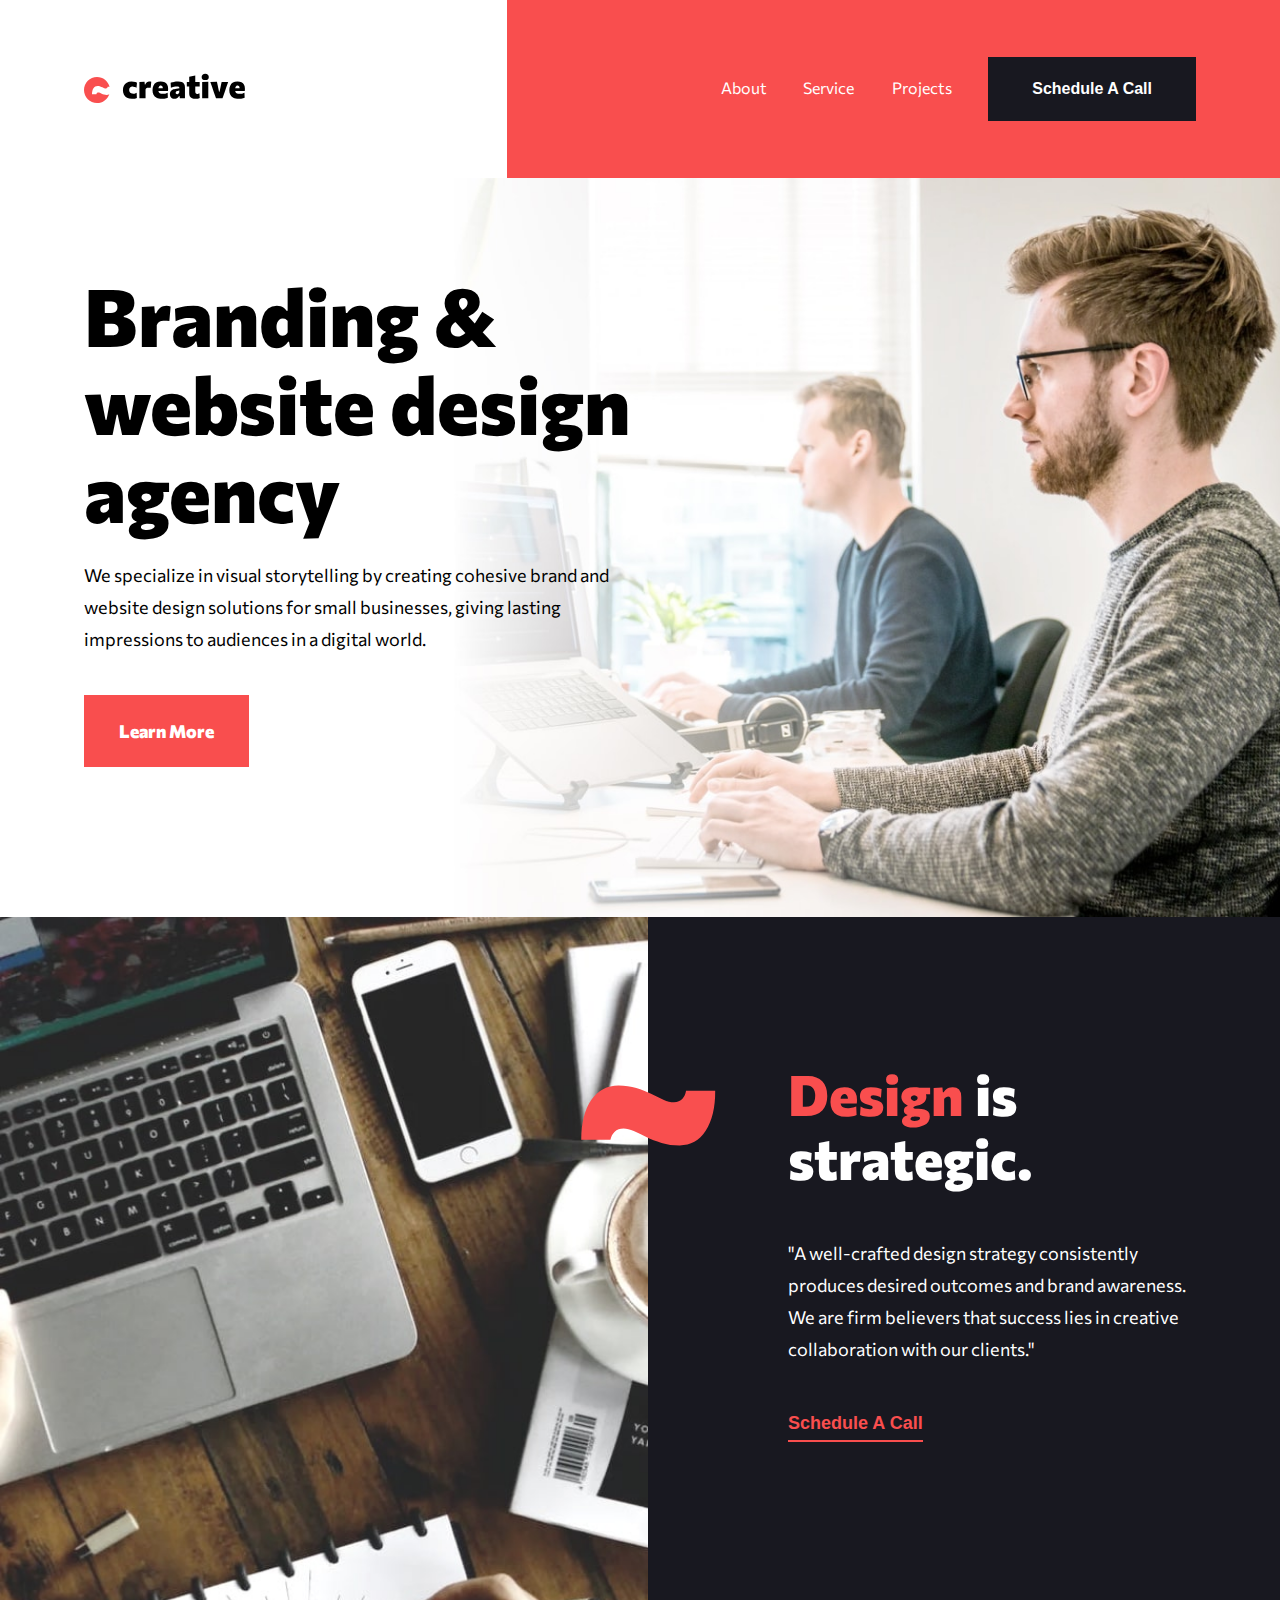
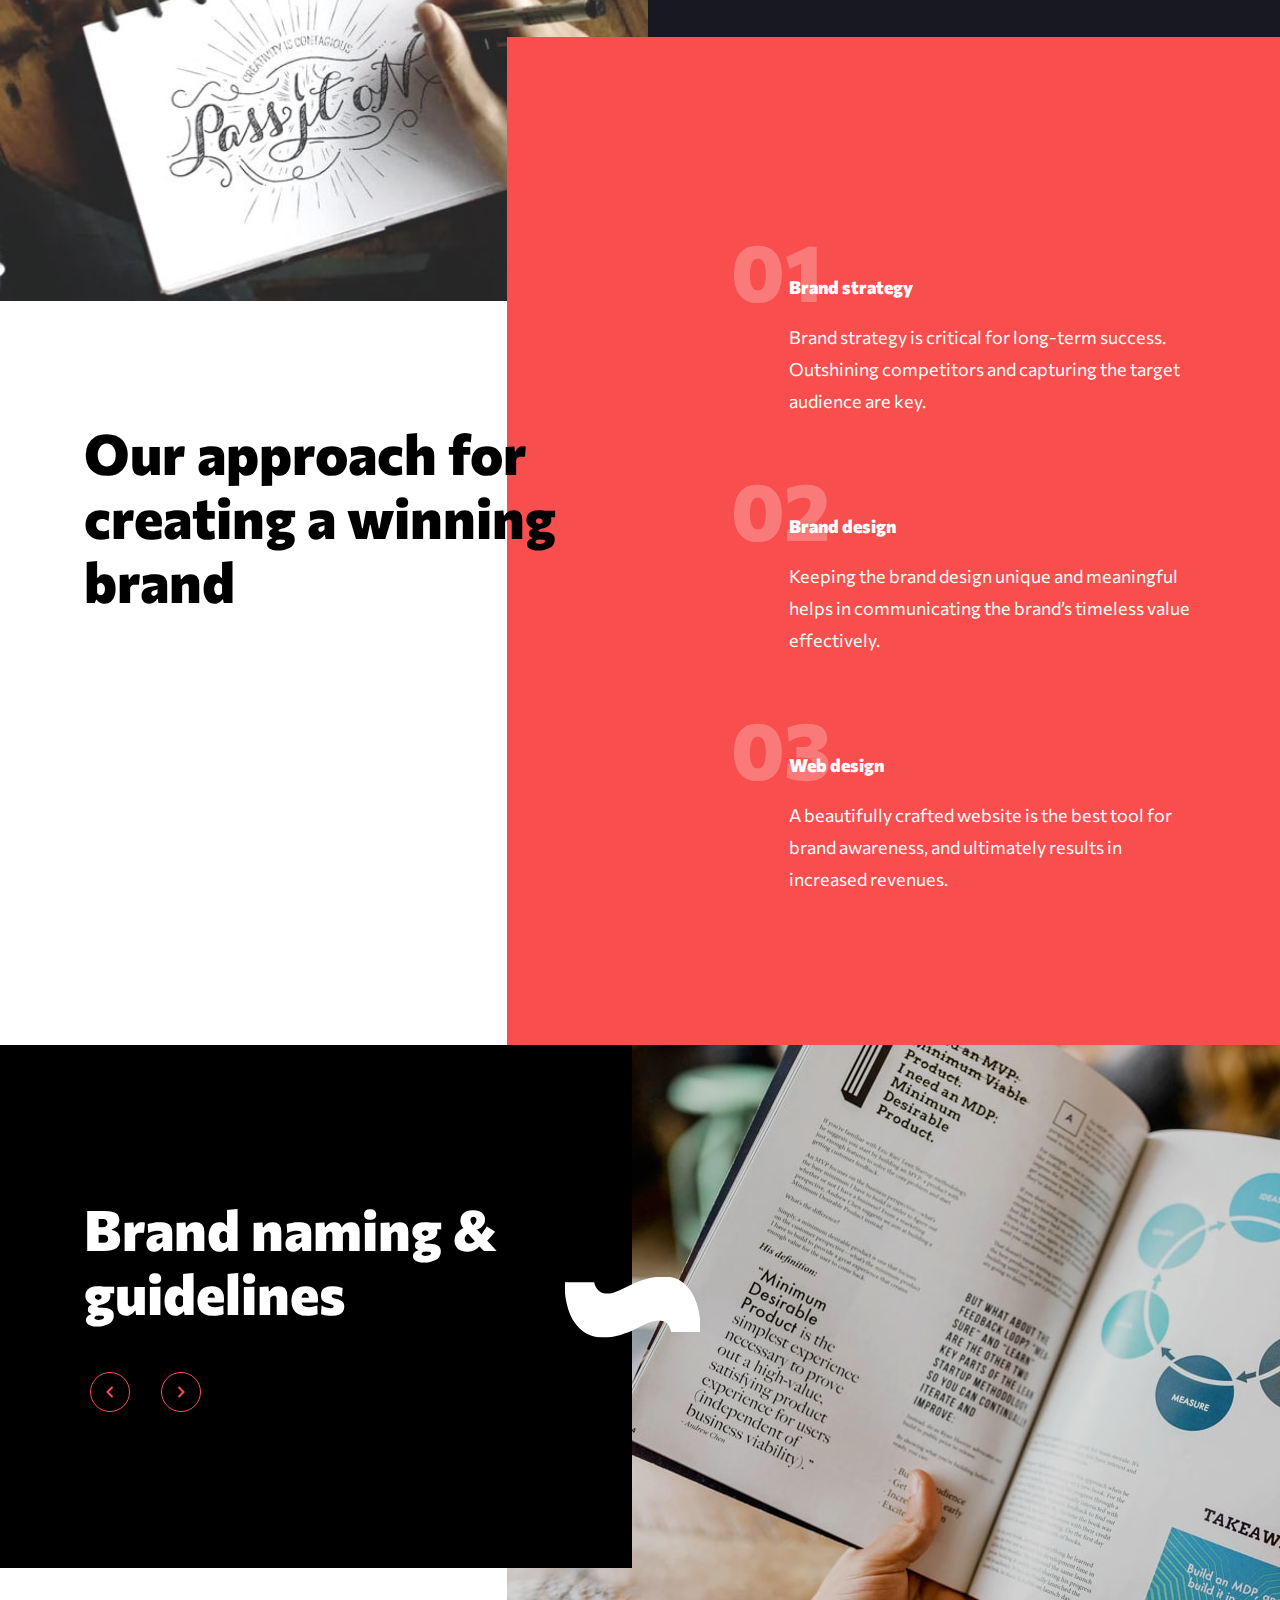
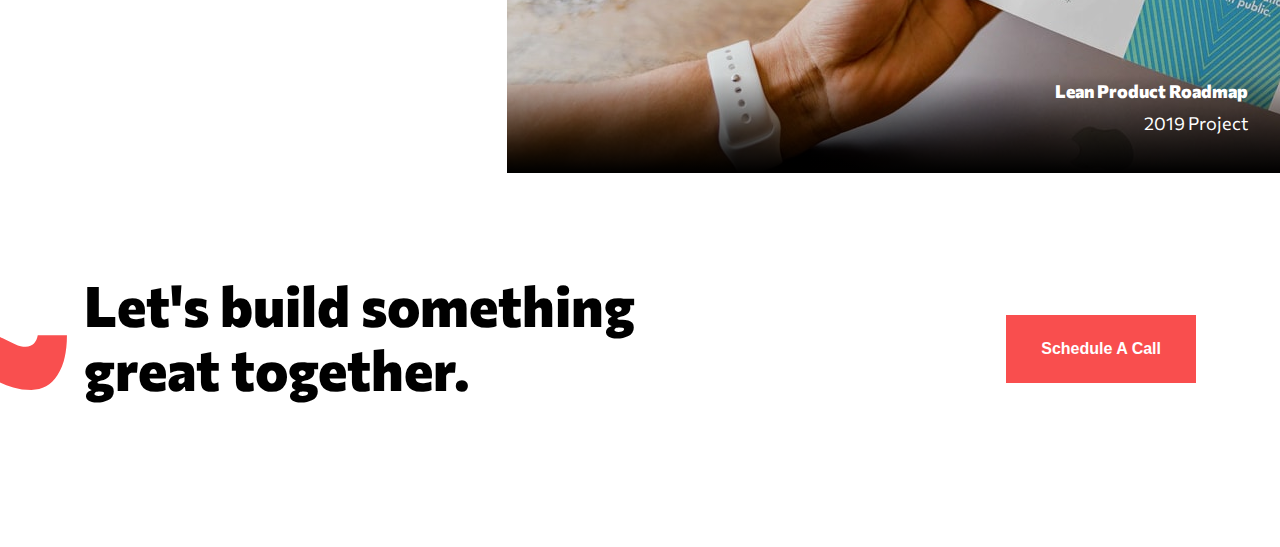
<file: index.html>
<!DOCTYPE html>
<html lang="en">
  <head>
    <meta charset="UTF-8" />
    <meta name="viewport" content="width=device-width, initial-scale=1.0" />

    <link
      rel="icon"
      type="image/png"
      sizes="32x32"
      href="./assets/favicon-32x32.png"
    />
   
    <link rel="stylesheet" href="sass/styles.css" />
    <title>Frontend Mentor | Creative single page site</title>
  </head>

  <body>
    <div class="grid_wrapper">
      <header class="header">
        <a class="logo" href="#">
          <span class="sr-only">Creative - Homepage</span>
          <img
          
          src="./assets/desktop/logo.svg"
          alt="Creative company logo"
        />
        </a>
         <div class="menu">
          <!-- This is mobile hamburger menu -->
          <button class="hamburger-menu mobile-only" aria-label="Menu">
            <span></span>
            <span></span>
            <span></span>
          </button>

          <!-- This is mobile toggle menu -->
          <div class="mobile-nav" id="mobile-navigation">
            <nav aria-label="Main">
              <ul>
              <li><a href="#" class="link">About</a></li>
              <li><a href="#" class="link">Service</a></li>
              <li><a href="#" class="link">Projects</a></li>
              </ul>
            </nav>
            <button class="button--menu button--primary" href="#">
              Schedule a Call
            </button>
          </div>

          <!-- This is desktop menu -->
          <div class="desktop-nav tablet-desktop">
            <nav aria-label="Main">
              <ul>
              <li><a href="#" class="link" title="About">About</a></li>
              <li><a href="#" class="link" title="Service">Service</a></li>
              <li><a href="#" class="link" title="Projects">Projects</a></li>
              </ul>
              <button class="button--menu button--secondary" href="#">
                Schedule a Call
              </button>
            </nav>
          </div>
        </div>
      </header>

      <main class="main">
        <section class="hero">
          <div class="hero__image" role="img" alt="Two men sitting in office and working on computers and
          laptops">
          </div>
          <div class="hero__text container">
            <h1>Branding & website design agency</h1>
            <p>
              We specialize in visual storytelling by creating cohesive brand
              and website design solutions for small businesses, giving lasting
              impressions to audiences in a digital world.
            </p>
            <a href="#" class="button--primary">Learn more</a>
          </div>
        </section>

        <section class="details">
          <div class="details__image" >
          </div>

          <div class="details__design">
            <h2 class="details__headline color--light">
              <span class="color--primary">Design</span> is <br />strategic.
            </h2>
            <p class="details__paragraph color--light">
              "A well-crafted design strategy consistently produces desired
              outcomes and brand awareness. We are firm believers that success
              lies in creative collaboration with our clients."
            </p>
            <button href="#" class="details__button button--underline"
              >Schedule a call</button>
          </div>

          <div class="details__approach">
            <h2>Our approach for creating a winning brand</h2>
          </div>

          <div class="details__list">
            <ol>
              <li>
                <h3>Brand strategy</h3>
                <p>
                  Brand strategy is critical for long-term success. Outshining
                  competitors and capturing the target audience are key.
                </p>
              </li>

              <li>
                <h3>Brand design</h3>
                <p>
                  Keeping the brand design unique and meaningful helps in
                  communicating the brand’s timeless value effectively.
                </p>
              </li>

              <li>
                <h3>Web design</h3>
                <p>
                  A beautifully crafted website is the best tool for brand
                  awareness, and ultimately results in increased revenues.
                </p>
              </li>
            </ol>
          </div>
        </section>

        <!-- This is slider section - images is setted as background images of .slider__image -->
        <section class="slider">
          <div class="slides">
            <div class="slider__image active slide0">
              <div class="slider__content">
                <h3>Lean Product Roadmap</h3>
                <p>2019 Project</p>
              </div>
            </div>

            <div class="slider__image slide1">
              <div class="slider__content">
                <h3>New Majestic Hotel</h3>
                <p>2018 Project</p>
              </div>
            </div>

            <div class="slider__image slide2">
              <div class="slider__content">
                <h3>Crypto Dashboard</h3>
                <p>2016 Project</p>
              </div>
            </div>
          </div>

          <div class="slider__text">
            <h2 class="slide__headline enabled">
              Brand naming &<br />guidelines
            </h2>
            <h2 class="slide__headline">
              Brand identity &<br />
              merchandise
            </h2>
            <h2 class="slide__headline">
              Brand identity &<br />
              web design
            </h2>

            <!-- button contains svg icons that are inserted directly with svg tags -->
            <div class="slide__buttons">
              <button
                href="javascript:void(0)"
                class="button--arrow"
                id="buttonBackward"
              >
                <div class="sr-only">previous slide</div>
                <svg width="40" height="40" xmlns="http://www.w3.org/2000/svg">
                  <g
                    transform="matrix(-1 0 0 1 40 0)"
                    stroke="#F94F4F"
                    fill="none"
                    fill-rule="evenodd"
                  >
                    <circle cx="20" cy="20" r="19.5" />
                    <path stroke-width="2" d="M17.5 15l5 5-5 5" />
                  </g></svg></button>

              <button href="javascript:void(0)"
                 class="button--arrow"
                 id="buttonForward">
                <div class="sr-only">next slide</div>
                <svg width="40" height="40" xmlns="http://www.w3.org/2000/svg">
                  <g stroke="#F94F4F" fill="none" fill-rule="evenodd">
                    <circle cx="20" cy="20" r="19.5" />
                    <path stroke-width="2" d="M17.5 15l5 5-5 5" />
                  </g>
                </svg>
              </button>
            </div>
          </div>
        </section>
      </main>

      <footer class="footer footer__container">
        <h2>Let's build something great together.</h2>
        <button href="#" class="button--primary"> Schedule a Call</button>
      </footer>
    </div>

    <script src="./js/navigation.js"></script>
    <script src="./js/slider.js"></script>
  </body>
</html>
</file>
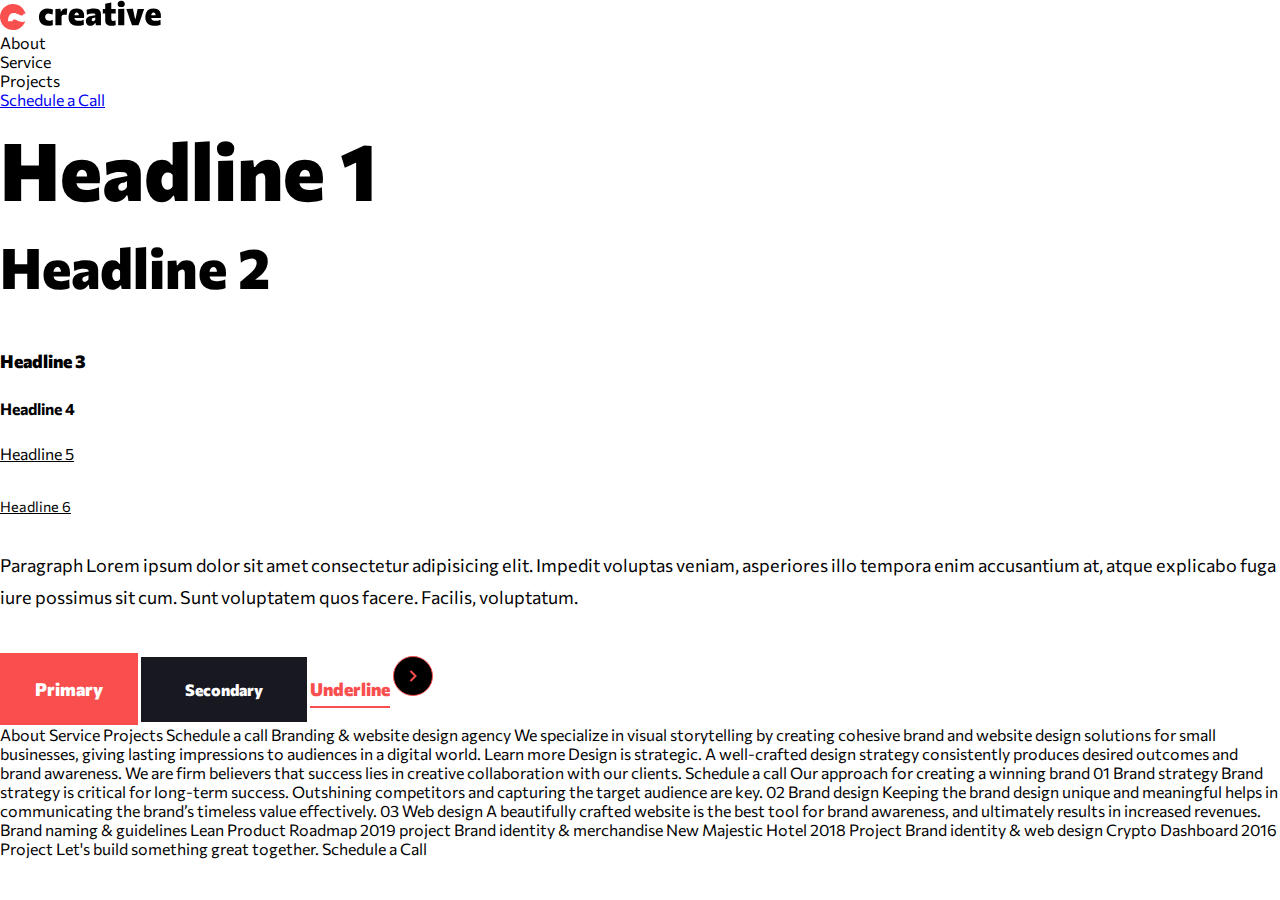
<file: components.html>
<!DOCTYPE html>
<html lang="en">
<head>
  <meta charset="UTF-8">
  <meta name="viewport" content="width=device-width, initial-scale=1.0">

  <link rel="icon" type="image/png" sizes="32x32" href="./assets/favicon-32x32.png">
  
  <link rel="stylesheet" href="sass/styles.css">
  <title>Frontend Mentor | Creative single page site</title>
</head>
<body>

  <!-- 
This page displays if the stylesheet works on typography elements.
  -->
  <header>
    <img src="./assets/desktop/logo.svg" alt="Creative company logo">
    <div class="navigation">
      <div class="navigation-wrapper">
        <nav aria-label="Main">
          <li>About</li>
          <li>Service</li>
          <li>Projects</li>
          <a href="#">Schedule a Call</a>
        </nav>
      </div>
      <div class="hamburger-menu">
        <span></span>
        <span></span>
        <span></span>
      </div>
    </div>

    <h1>
      Headline 1
    </h1>

    <h2>
      Headline 2
    </h2>

    <h3>
      Headline 3
    </h3>

    <h4>
      Headline 4
    </h4>

    <h5>
      Headline 5
    </h5>

    <h6>
      Headline 6
    </h6>

    <p>
      Paragraph Lorem ipsum dolor sit amet consectetur adipisicing elit. 
      Impedit voluptas veniam, asperiores illo tempora enim accusantium 
      at, atque explicabo fuga iure possimus sit cum. Sunt voluptatem quos facere. 
      Facilis, voluptatum.
    </p>
<a href="#" class="button--primary" role="button">primary</a>

<a href="#" class="button--secondary" role="button">secondary</a>

<a href="#" class="button--underline" role="button">underline</a>

<a href="#" class="button--arrow" role="button">
  <div class="sr-only">
    next slide
  </div>
  <svg width="40" height="40" xmlns="http://www.w3.org/2000/svg" ><g stroke="#F94F4F" fill="none" fill-rule="evenodd">
    <circle cx="20" cy="20" r="19.5"/>
    <path stroke-width="2" d="M17.5 15l5 5-5 5"/></g>
  </svg>
</a>

  </header>

  About
  Service
  Projects

  Schedule a call

  Branding & website design agency

  We specialize in visual storytelling by creating cohesive brand and website design 
  solutions for small businesses, giving lasting impressions to audiences in a digital world.

  Learn more

  Design is strategic.

  A well-crafted design strategy consistently produces desired outcomes and brand awareness. 
  We are firm believers that success lies in creative collaboration with our clients.

  Schedule a call

  Our approach for creating a winning brand

  01 Brand strategy
  Brand strategy is critical for long-term success. Outshining competitors and capturing 
  the target audience are key.

  02 Brand design
  Keeping the brand design unique and meaningful helps in communicating the brand’s timeless 
  value effectively.

  03 Web design
  A beautifully crafted website is the best tool for brand awareness, and ultimately results 
  in increased revenues.

  Brand naming & guidelines
  Lean Product Roadmap 
  2019 project

  Brand identity & merchandise
  New Majestic Hotel 
  2018 Project
  
  Brand identity & web design
  Crypto Dashboard
  2016 Project

  Let's build something great together.

  Schedule a Call
</body>
</html>
</file>
<file: sass/styles.css>
@import url("https://fonts.googleapis.com/css2?family=Commissioner:wght@400;800&display=swap");
/*
Animation of mobile toggle menu
*/
@keyframes fade-in {
  from {
    visibility: hidden;
    opacity: 0;
  }
  to {
    visibility: visible;
    opacity: 1;
  }
}
.fade-in {
  animation: fade-in 300ms ease-in-out forwards;
}

@keyframes fade-out {
  from {
    visibility: visible;
    opacity: 1;
  }
  to {
    visibility: hidden;
    opacity: 0;
  }
}
.fade-out {
  animation: fade-out 300ms ease-in-out forwards;
}

.slideInLeft {
  animation-name: animateInLeft;
  z-index: 1000;
}

.slideInRight {
  animation-name: animateInRight;
  z-index: 1000;
}

.slideOutLeft {
  transform: translateX(-100%);
}

.slideOutRight {
  transform: translateX(100%);
}

@keyframes animateInLeft {
  0% {
    transform: translateX(-100%);
  }
  100% {
    transform: translateX(0%);
  }
}
@keyframes animateInRight {
  0% {
    transform: translateX(100%);
  }
  100% {
    transform: translateX(0%);
  }
}
.slideInTop {
  animation-name: animateInTop;
  z-index: 1000;
}

.slideInBottom {
  animation-name: animateInBottom;
  z-index: 1000;
}

.slideOutTop {
  animation-name: animateOutTop;
}

.slideOutBottom {
  animation-name: animateOutBottom;
}

@keyframes animateInTop {
  0% {
    transform: translateY(-100%);
    opacity: 0;
  }
  50% {
    opacity: 0;
  }
  100% {
    transform: translateY(0%);
    opacity: 1;
  }
}
@keyframes animateInBottom {
  0% {
    transform: translateY(100%);
    opacity: 0;
  }
  50% {
    opacity: 0;
  }
  100% {
    transform: translateY(0%);
    opacity: 1;
  }
}
@keyframes animateOutTop {
  0% {
    transform: translateY(0%);
    opacity: 1;
  }
  50% {
    opacity: 0;
  }
  100% {
    transform: translateY(-100%);
    opacity: 0;
  }
}
@keyframes animateOutBottom {
  0% {
    transform: translateY(0%);
    opacity: 1;
  }
  50% {
    opacity: 0;
  }
  100% {
    transform: translateY(100%);
    opacity: 0;
  }
}
h1, h2, h3 {
  font-family: "Commissioner", sans-serif;
  font-weight: 800;
}

h1 {
  font-size: 2.5rem;
  line-height: 2.5rem;
  margin: 1rem 0rem;
}
@media screen and (min-width: 40em) {
  h1 {
    font-size: 3.5rem;
    line-height: 3.5rem;
  }
}
@media screen and (min-width: 64em) {
  h1 {
    font-size: 5rem;
    line-height: 5.5rem;
  }
}

h2 {
  font-size: 2rem;
  line-height: 2.5rem;
  margin-top: 1.375rem;
}
@media screen and (min-width: 64em) {
  h2 {
    font-size: 3.5rem;
    line-height: 4rem;
  }
}

h3 {
  font-size: 0.9375rem;
  line-height: 1.5625rem;
}
@media screen and (min-width: 64em) {
  h3 {
    font-size: 1.125rem;
    line-height: 2rem;
  }
}

h4 {
  font-size: 1rem;
}

h5 {
  font-size: 1rem;
  font-weight: 400;
  text-decoration: underline;
}

h6 {
  font-size: 0.9rem;
  font-weight: 400;
  text-decoration: underline;
}

p {
  font-size: 0.9375rem;
  font-weight: 400;
  line-height: 1.5625rem;
  margin-top: 1.5rem;
  margin-bottom: 2.5rem;
}
@media screen and (min-width: 64em) {
  p {
    font-size: 1.125rem;
    line-height: 2rem;
  }
}

.color--primary {
  color: #f94e4e;
}

.color--light {
  color: white;
}

* {
  box-sizing: border-box;
}

body {
  box-sizing: border-box;
  font-family: "Commissioner", sans-serif;
  margin: 0;
  padding: 0;
}

a:focus, a:focus-visible {
  border: dotted 2px blue;
}

.sr-only {
  width: 1px;
  height: 1px;
  position: absolute;
  overflow: hidden;
  background-color: transparent;
  border: none;
  color: transparent;
  text-decoration: none;
}

.mobile-only {
  display: block;
}
@media screen and (min-width: 40em) {
  .mobile-only {
    display: none;
  }
}

.tablet-desktop {
  display: block;
}
@media screen and (max-width: 39.9375em) {
  .tablet-desktop {
    display: none;
  }
}

.button, .button--underline, .button--secondary, .button--primary {
  text-decoration: none;
  font-weight: 800;
  text-transform: capitalize;
  display: inline-block;
  transition: background-color 200ms ease-in-out;
  border: none;
  cursor: pointer;
}
.button:hover, .button--underline:hover, .button--secondary:hover, .button--primary:hover {
  background-color: #ff9494;
}
.button :focus, .button--underline :focus, .button--secondary :focus, .button--primary :focus, .button :focus-visible, .button--underline :focus-visible, .button--secondary :focus-visible, .button--primary :focus-visible {
  border: dotted 2px blue;
}
.button--primary {
  font-size: 1.125rem;
  color: white;
  padding: 1.5625rem 2.1875rem;
  background-color: #f94e4e;
}
.button--secondary {
  font-size: 1rem;
  color: white;
  padding: 1.4375rem 1.125rem;
  background-color: #181820;
}
.button--secondary:hover {
  background-color: #434356;
}
@media screen and (min-width: 64em) {
  .button--secondary {
    padding-inline: 2.75rem;
  }
}
.button--underline {
  font-size: 0.9375rem;
  color: #f94e4e;
  background-color: transparent;
  padding: 0.5rem 0rem;
  position: relative;
  transition: color 200ms ease-in-out;
}
.button--underline::after {
  content: "";
  position: absolute;
  bottom: 0rem;
  left: 0rem;
  right: 0rem;
  height: 2px;
  width: 100%;
  background-color: #f94e4e;
  transition: background-color 200ms ease-in-out;
}
.button--underline:hover {
  color: #ff9494;
  background-color: transparent;
}
.button--underline:hover::after {
  background-color: #ff9494;
}
@media screen and (min-width: 64em) {
  .button--underline {
    font-size: 1.125rem;
  }
}
.button--arrow {
  background-color: transparent;
  border: none;
  cursor: pointer;
}
.button--arrow svg g {
  transition: stroke 200ms ease-in-out;
  fill: black;
}
.button--arrow svg g:hover {
  stroke: #ff9494;
}

.header {
  display: grid;
  grid-template-columns: minmax(1.5rem, 1fr) repeat(8, minmax(1rem, 7.8125rem)) minmax(1.5rem, 1fr);
  width: 100%;
  align-items: center;
  /*final stat of the animation of hamburger menu*/
}
@media screen and (min-width: 64em) {
  .header {
    column-gap: 1rem;
  }
}
@media screen and (min-width: 64em) {
  .header {
    column-gap: 1rem;
  }
}
.header .logo {
  grid-column: 2/4;
  grid-row: 1;
}
.header .menu {
  align-items: center;
  height: 100%;
  grid-column: 5/-1;
  grid-row: 1;
  display: grid;
  grid-template-columns: repeat(5, minmax(1rem, 7.8125rem)) minmax(1.5rem, 1fr);
  padding: 2.5rem 0;
}
.header .menu a {
  text-decoration: none;
  color: white;
}
.header .menu a:hover {
  font-weight: 800;
}
.header .menu a::before {
  display: block;
  content: attr(title);
  font-weight: bold;
  height: 0;
  overflow: hidden;
  visibility: hidden;
}
@media screen and (min-width: 40em) {
  .header .menu {
    background-color: #f94e4e;
    padding: 3.5625rem 0;
  }
}
@media screen and (min-width: 64em) {
  .header .menu {
    background-color: #f94e4e;
    column-gap: 1rem;
  }
}
.header .hamburger-menu {
  grid-column: 5;
  grid-row: 1;
  justify-self: end;
  cursor: pointer;
  border: none;
  background-color: transparent;
}
.header .hamburger-menu span {
  /*transition for animation of hamburger menu*/
  transition: all 300ms ease-in-out;
  width: 1.5rem;
  height: 2px;
  background-color: #434356;
  display: block;
}
.header .hamburger-menu span:not(:last-of-type) {
  margin-bottom: 0.4rem;
}
.header .mobile-nav {
  grid-row: 1;
  position: absolute;
  top: 6rem;
  right: 1rem;
  width: 15.75rem;
  padding: 1.625rem;
  color: white;
  background-color: black;
  text-align: center;
  visibility: hidden;
}
.header .mobile-nav nav {
  list-style-type: none;
}
.header .mobile-nav ul {
  padding: 0;
}
.header .mobile-nav li {
  padding-bottom: 1.5rem;
  text-decoration: none;
  display: block;
}
.header .desktop-nav {
  grid-column: 1/6;
  grid-row: 1;
  justify-self: end;
  color: white;
  font-weight: 400;
  padding-left: 1rem;
}
.header .desktop-nav nav {
  list-style-type: none;
  float: right;
}
.header .desktop-nav ul {
  display: inline;
}
.header .desktop-nav li {
  display: inline-block;
  white-space: nowrap;
  padding-right: 1.25rem;
  padding-bottom: 1rem;
}
@media screen and (min-width: 64em) {
  .header .desktop-nav li {
    padding-right: 2rem;
  }
}
.header .desktop-nav a {
  display: inline-block;
}
.header .open .hamburger-menu span:first-child {
  transform-origin: left;
  transform: rotate(45deg);
}
.header .open .hamburger-menu span:nth-child(2) {
  opacity: 0;
}
.header .open .hamburger-menu span:last-child {
  transform-origin: left;
  transform: rotate(-45deg);
}

.main {
  width: 100%;
}

.hero {
  display: grid;
  grid-template-columns: minmax(1.5rem, 1fr) repeat(8, minmax(1rem, 7.8125rem)) minmax(1.5rem, 1fr);
  width: 100%;
}
@media screen and (min-width: 64em) {
  .hero {
    column-gap: 1rem;
  }
}
.hero__image {
  grid-column: 1/-1;
  grid-row: 1;
  height: 12.5rem;
  background-image: url("../assets/mobile/image-hero.jpg");
  background-repeat: no-repeat;
  background-size: cover;
}
@media screen and (min-width: 40em) {
  .hero__image {
    background-image: url("../assets/tablet/image-hero.jpg");
    background-position: right;
    background-size: contain;
    height: 100%;
    z-index: -1;
  }
}
@media screen and (min-width: 64em) {
  .hero__image {
    background-image: url("../assets/desktop/image-hero.jpg");
  }
}
.hero__text {
  grid-row: 2;
  grid-column: 2/10;
  z-index: 10;
  padding-top: 2.5rem;
  padding-bottom: 6rem;
}
@media screen and (min-width: 40em) {
  .hero__text {
    grid-row: 1;
    grid-column: 2/7;
    padding-top: 77px;
    padding-bottom: 150px;
  }
}
@media screen and (min-width: 64em) {
  .hero__text {
    grid-column: 2/6;
  }
}

.details {
  display: grid;
  grid-template-columns: minmax(1.5rem, 1fr) repeat(8, minmax(1rem, 7.8125rem)) minmax(1.5rem, 1fr);
  width: 100%;
  background-color: #f94e4e;
}
@media screen and (min-width: 64em) {
  .details {
    column-gap: 1rem;
  }
}
@media screen and (min-width: 40em) {
  .details {
    background-color: transparent;
    grid-template-rows: repeat(12, 6.8rem);
    column-gap: 1rem;
  }
}
@media screen and (min-width: 64em) {
  .details {
    grid-template-rows: repeat(12, 9rem);
  }
}
.details__image {
  grid-column: 1/-1;
  grid-row: 1;
  width: 100%;
  height: 12.5rem;
  background-image: url("../assets/mobile/image-strategic.jpg");
  background-repeat: no-repeat;
  background-size: cover;
}
@media screen and (min-width: 40em) {
  .details__image {
    background-image: url("../assets/tablet/image-strategic.jpg");
    height: 41.125rem;
    grid-column: 1/7;
    grid-row: 1/7;
  }
}
@media screen and (min-width: 64em) {
  .details__image {
    background-image: url("../assets/desktop/image-strategic.jpg");
    height: 61.5rem;
  }
}
.details__design {
  padding-top: 3.125rem;
  padding-bottom: 4.5rem;
  display: grid;
  grid-template-columns: minmax(1.5rem, 1fr) repeat(8, minmax(1rem, 7.8125rem)) minmax(1.5rem, 1fr);
  width: 100%;
  align-content: center;
  justify-content: center;
  grid-row: 2;
  grid-column: 1/-1;
  background-color: #181820;
}
@media screen and (min-width: 64em) {
  .details__design {
    column-gap: 1rem;
  }
}
@media screen and (min-width: 40em) {
  .details__design {
    grid-template-columns: repeat(4, minmax(1rem, 7.8125rem)) minmax(1.5rem, 1fr);
    padding: 6.125rem 0 7.5rem 0;
    grid-column: 6/-1;
    grid-row: 1/6;
  }
}
@media screen and (min-width: 64em) {
  .details__design {
    column-gap: 1rem;
    padding: 8rem 0 12.5rem 0;
  }
}
.details__design::before {
  content: "";
  background-image: url("../assets/desktop/bg-pattern-wave-red.svg");
  background-size: cover;
  position: absolute;
  transform: translate(1rem, -4.125rem);
  width: 3.9375rem;
  height: 1.8125rem;
}
@media screen and (min-width: 40em) {
  .details__design::before {
    transform: translate(-1.9687rem, 2.5rem);
  }
}
@media screen and (min-width: 64em) {
  .details__design::before {
    width: 8.4375rem;
    height: 3.8125rem;
    transform: translate(-4.2rem, 2.5rem);
  }
}
.details__headline {
  grid-column: 2/9;
  position: relative;
}
@media screen and (min-width: 64em) {
  .details__headline {
    max-width: 27.8125rem;
  }
}
.details__headline br {
  display: none;
}
@media screen and (min-width: 40em) {
  .details__headline br {
    display: inline;
  }
}
.details__paragraph {
  margin-top: 0;
  grid-column: 2/9;
}
@media screen and (min-width: 40em) {
  .details__paragraph {
    grid-column: 2/5;
  }
}
@media screen and (min-width: 64em) {
  .details__paragraph {
    max-width: 27.8125rem;
  }
}
.details__button {
  grid-column: 2/5;
  justify-self: flex-start;
}
.details__approach {
  grid-row: 3;
  grid-column: 2/10;
  color: white;
  padding-top: 4.625rem;
  padding-bottom: 2.875rem;
}
@media screen and (min-width: 40em) {
  .details__approach {
    background-color: transparent;
    color: black;
    grid-column: 2/5;
    grid-row: 8/13;
    z-index: 10;
  }
}
@media screen and (min-width: 64em) {
  .details__approach {
    grid-column: 2/6;
  }
}
.details__list {
  grid-row: 4;
  grid-column: 1/-1;
  background-color: #f94e4e;
  color: white;
  position: relative;
  display: grid;
  grid-template-columns: minmax(1.5rem, 1fr) repeat(8, minmax(1rem, 7.8125rem)) minmax(1.5rem, 1fr);
  width: 100%;
  /* the default list style type is overwritten with "counter". 
  The leading zero can be set in "list-style-type: decimal-leading-zero",
  but there will be a dot after the number "01. 02. 03. " etc. 

  tutorial: https://codepen.io/maddesigns/pen/JGQejg
  stackoverflow: https://stackoverflow.com/questions/5290587/is-there-a-way-to-append-leading-zeros-to-an-ordered-number-list-01-or-001-as
  documentation: https://developer.mozilla.org/en-US/docs/Web/CSS/CSS_Lists_and_Counters/Using_CSS_counters
  */
}
@media screen and (min-width: 64em) {
  .details__list {
    column-gap: 1rem;
  }
}
@media screen and (min-width: 40em) {
  .details__list {
    grid-template-columns: repeat(5, minmax(1rem, 7.8125rem)) minmax(1.5rem, 1fr);
    padding: 7.5rem 0 7.5rem 0;
    grid-column: 5/-1;
    grid-row: 6/13;
  }
}
@media screen and (min-width: 64em) {
  .details__list {
    padding-top: 12.5rem;
    padding-bottom: 7.5rem;
  }
}
.details__list ol {
  list-style-type: none;
  counter-reset: li;
  display: inline-block;
  padding-left: 1rem;
  margin-bottom: 1.25rem;
  grid-column: 2/9;
}
@media screen and (min-width: 40em) {
  .details__list ol {
    grid-column: 2/6;
  }
}
@media screen and (min-width: 64em) {
  .details__list ol {
    grid-column: 3/6;
    max-width: 27.8125rem;
    padding-left: 0;
  }
}
.details__list li {
  padding-bottom: 2.2rem;
}
.details__list li::before {
  counter-increment: li;
  content: counter(li, decimal-leading-zero);
  position: absolute;
  font-size: 5rem;
  line-height: 5.5rem;
  font-weight: 800;
  left: 1.5rem;
  transform: translateY(-2.8rem);
  opacity: 0.25;
}
@media screen and (min-width: 40em) {
  .details__list li::before {
    left: 4rem;
  }
}
@media screen and (min-width: 64em) {
  .details__list li::before {
    left: 14rem;
  }
}
.details__list p {
  margin-top: 1rem;
}

.slider {
  display: grid;
  grid-template-columns: minmax(1.5rem, 1fr) repeat(8, minmax(1rem, 7.8125rem)) minmax(1.5rem, 1fr);
  width: 100%;
  align-items: flex-start;
}
@media screen and (min-width: 64em) {
  .slider {
    column-gap: 1rem;
  }
}
.slider .slides {
  overflow-x: hidden;
  grid-column: 1/-1;
  position: relative;
  height: 25.25rem;
}
@media screen and (min-width: 40em) {
  .slider .slides {
    grid-column: 5/-1;
    grid-row: 1;
    height: 29.5rem;
  }
}
@media screen and (min-width: 64em) {
  .slider .slides {
    height: 45.5rem;
  }
}
.slider__image {
  background-color: pink;
  grid-column: 1/-1;
  background-size: cover;
  max-width: 100%;
  height: 25.25rem;
  position: absolute;
  width: 100%;
  transition: transform 500ms ease;
  animation-duration: 500ms;
}
@media screen and (min-width: 40em) {
  .slider__image {
    height: 100%;
  }
}
@media screen and (min-width: 64em) {
  .slider__image {
    height: 100%;
  }
}
.slider .slide0 {
  z-index: 3;
  background-image: url("../assets/mobile/image-slide-1.jpg");
}
@media screen and (min-width: 40em) {
  .slider .slide0 {
    background-image: url("../assets/tablet/image-slide-1.jpg");
  }
}
@media screen and (min-width: 64em) {
  .slider .slide0 {
    background-image: url("../assets/desktop/image-slide-1.jpg");
  }
}
.slider .slide1 {
  z-index: 3;
  background-image: url("../assets/mobile/image-slide-2.jpg");
}
@media screen and (min-width: 40em) {
  .slider .slide1 {
    background-image: url("../assets/tablet/image-slide-2.jpg");
  }
}
@media screen and (min-width: 64em) {
  .slider .slide1 {
    background-image: url("../assets/desktop/image-slide-2.jpg");
  }
}
.slider .slide2 {
  z-index: 3;
  background-image: url("../assets/mobile/image-slide-3.jpg");
}
@media screen and (min-width: 40em) {
  .slider .slide2 {
    background-image: url("../assets/tablet/image-slide-3.jpg");
  }
}
@media screen and (min-width: 64em) {
  .slider .slide2 {
    background-image: url("../assets/desktop/image-slide-3.jpg");
  }
}
.slider .active {
  z-index: 10;
}
.slider__content {
  color: white;
  text-align: right;
  background-image: linear-gradient(180deg, rgba(0, 0, 0, 0.0001) 0%, #000000 100%);
  position: absolute;
  right: 0;
  left: 0;
  bottom: 0;
  padding-right: 2rem;
  padding-bottom: 2.125rem;
}
.slider__content h3 {
  margin: 0;
}
.slider__content p {
  margin: 0;
}
.slider__text {
  display: grid;
  grid-template-columns: minmax(1.5rem, 1fr) repeat(8, minmax(1rem, 7.8125rem)) minmax(1.5rem, 1fr);
  width: 100%;
  color: white;
  background-color: black;
  padding-top: 2.5rem;
  padding-bottom: 4rem;
  grid-column: 1/-1;
  position: relative;
}
@media screen and (min-width: 64em) {
  .slider__text {
    column-gap: 1rem;
  }
}
@media screen and (min-width: 40em) {
  .slider__text {
    grid-template-columns: minmax(1.5rem, 1fr) repeat(4, minmax(1rem, 7.8125rem));
    grid-column: 1/6;
    grid-row: 1;
    column-gap: 1rem;
    z-index: 10;
    padding-top: 4.875rem;
    padding-bottom: 6.25rem;
  }
}
@media screen and (min-width: 64em) {
  .slider__text {
    padding-top: 8.125rem;
    padding-bottom: 9.5rem;
  }
}
@media screen and (min-width: 40em) {
  .slider__text::after {
    width: 3.9375rem;
    height: 1.8125rem;
    right: 0;
    top: 50%;
    transform: translate(1.96875rem, -50%);
    z-index: 10;
    content: "";
    background-image: url("../assets/desktop/bg-pattern-wavy-white.svg");
    background-size: cover;
    position: absolute;
  }
}
@media screen and (min-width: 64em) {
  .slider__text::after {
    width: 8.4375rem;
    height: 3.8125rem;
    transform: translate(4.21875rem, -50%);
  }
}
.slider__text .slide__headline {
  grid-row: 1;
  grid-column: 2/-1;
  visibility: hidden;
  transition: transform 500ms ease;
  animation-duration: 500ms;
}
.slider__text .enabled {
  visibility: visible;
}
.slider__text .slide__buttons {
  grid-row: 2;
  grid-column: 2/-1;
}
.slider__text .button--arrow {
  margin-right: 1rem;
  text-decoration: none;
  display: inline-block;
}

.footer {
  display: grid;
  grid-template-columns: minmax(1.5rem, 1fr) repeat(8, minmax(1rem, 7.8125rem)) minmax(1.5rem, 1fr);
  width: 100%;
  padding: 4.875rem 0 6.25rem;
  position: relative;
}
@media screen and (min-width: 64em) {
  .footer {
    column-gap: 1rem;
  }
}
@media screen and (min-width: 40em) {
  .footer {
    align-items: center;
    justify-content: center;
  }
}
.footer h2 {
  margin-bottom: 2.875rem;
  grid-column: 2/9;
}
@media screen and (min-width: 40em) {
  .footer h2 {
    grid-column: 2/7;
  }
}
.footer .button--primary {
  font-size: 1rem;
  grid-column: 2/8;
  justify-self: flex-start;
  grid-row: 2;
}
@media screen and (min-width: 40em) {
  .footer .button--primary {
    grid-column: 7/10;
    grid-row: 1;
    justify-self: end;
  }
}
@media screen and (min-width: 64em) {
  .footer::before {
    content: "";
    width: 8.4375rem;
    height: 3.8125rem;
    left: 0;
    top: 50%;
    transform: translate(-4.21875rem, -50%);
    z-index: -1;
    background-image: url("../assets/desktop/bg-pattern-wave-red.svg");
    background-size: cover;
    position: absolute;
  }
}

/*
    HELLO! :)
    I am using use-forward and 7-1 Sass architecture in this project

*/

/*# sourceMappingURL=styles.css.map */
</file>
